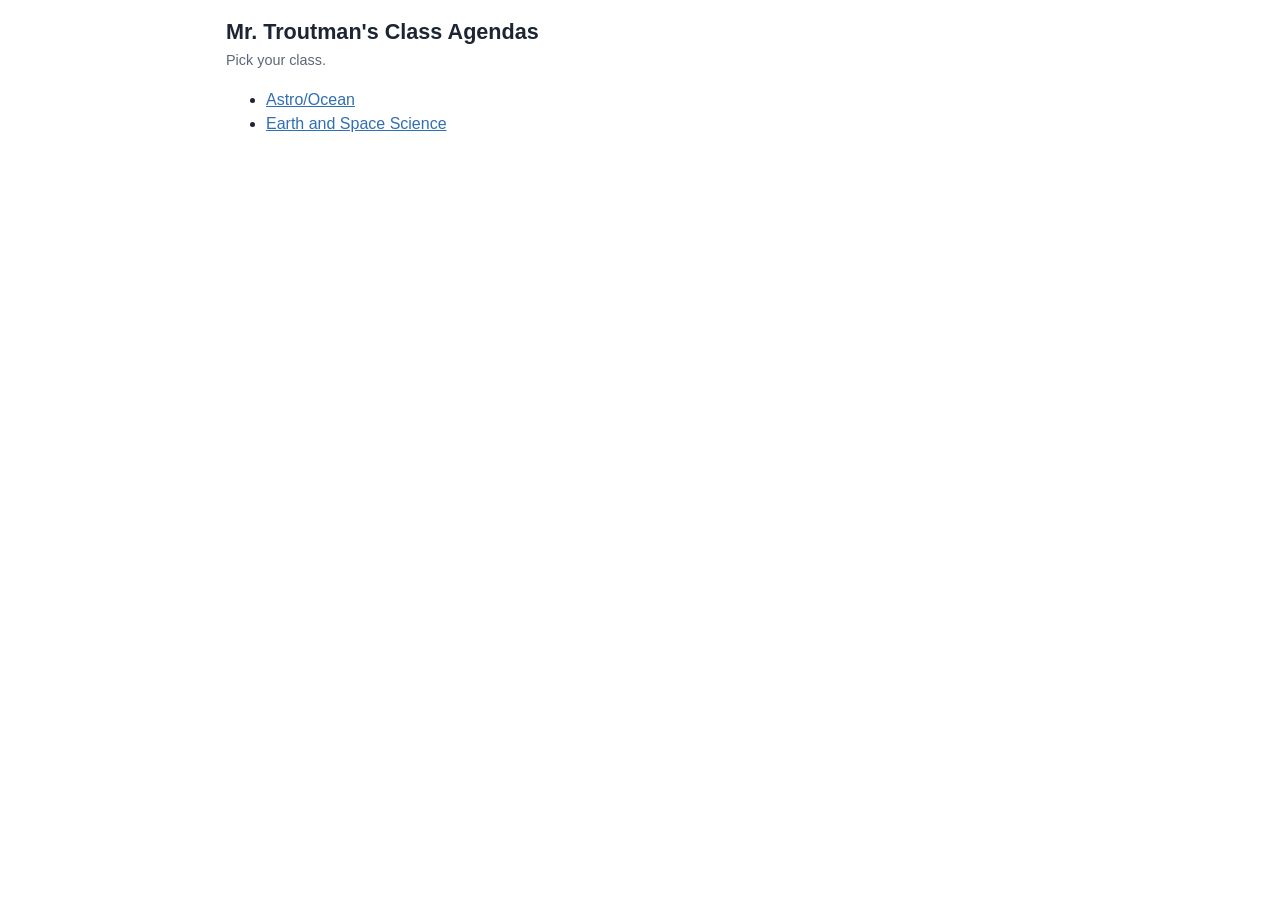
<file: index.html>
<!doctype html>
<html lang="en"><head><meta charset="utf-8"><meta name="viewport" content="width=device-width, initial-scale=1">
<title>Mr. Troutman's Class Agendas</title><link rel="stylesheet" href="assets/agenda.css"></head>
<body><h1>Mr. Troutman's Class Agendas</h1>
<p class="sub">Pick your class.</p>
<ul><li><a href="astro-ocean/">Astro/Ocean</a></li><li><a href="earth-space/">Earth and Space Science</a></li></ul>
</body></html>
</file>
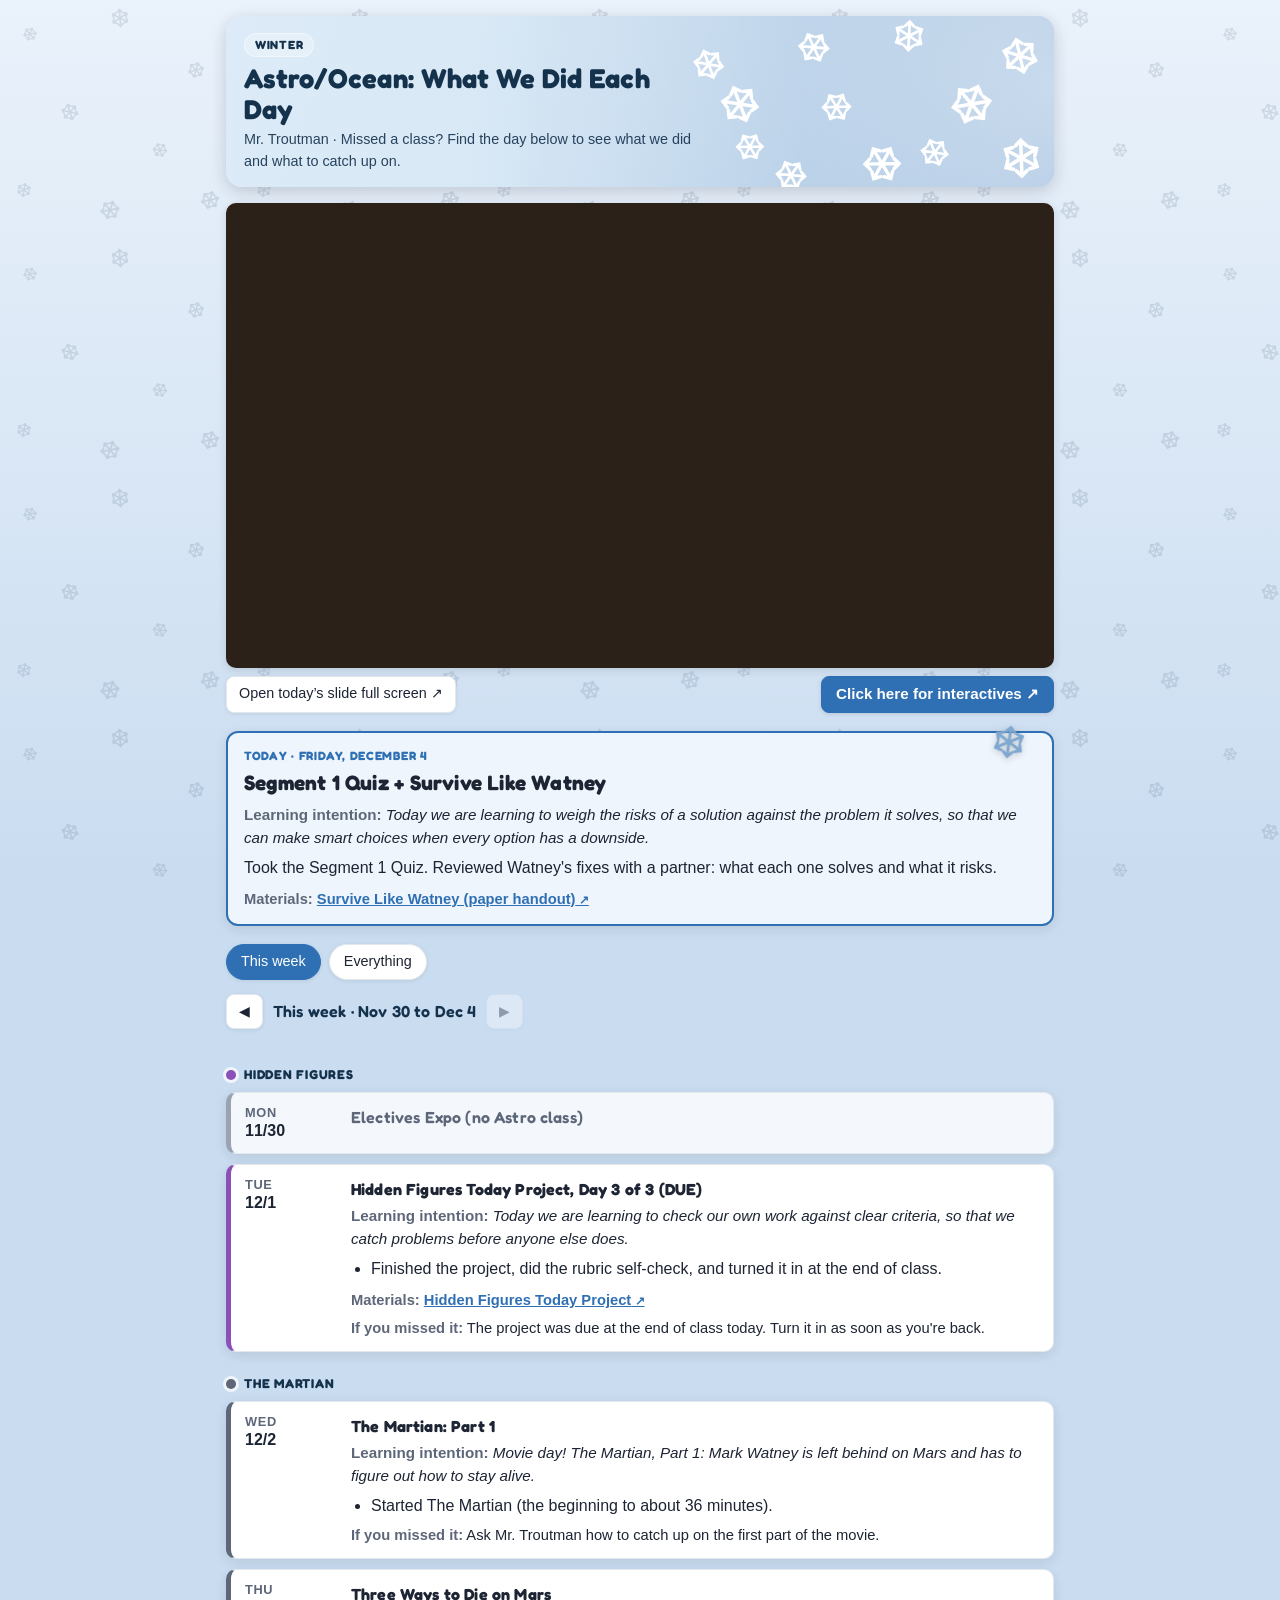
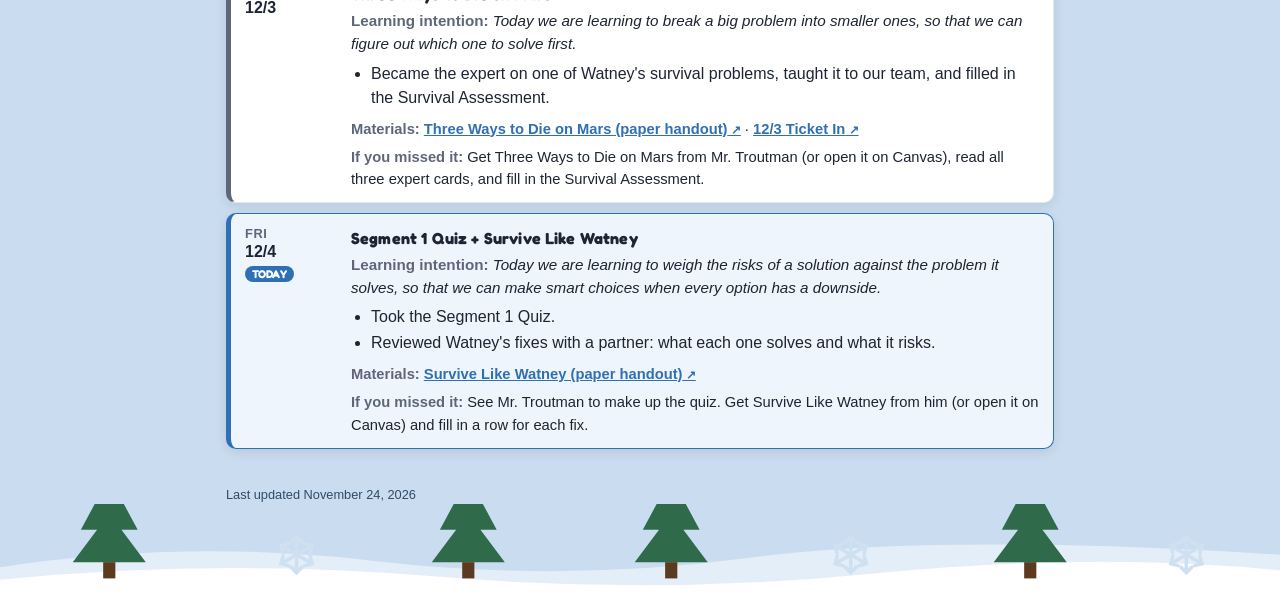
<file: astro-ocean/index.html>
<!doctype html>
<html lang="en">
<head>
<meta charset="utf-8">
<meta name="viewport" content="width=device-width, initial-scale=1">
<title>Daily Agenda</title>
<link rel="stylesheet" href="../assets/agenda.css">
<style>
  .slide-block { margin: 0 0 18px; }
  .slide-block[hidden] { display: none; }
  .slide-wrap { position: relative; width: 100%; padding-top: 56.25%; border-radius: 10px; overflow: hidden;
    box-shadow: 0 2px 8px rgba(63,69,81,.16); background: #2b2118; }
  .slide-wrap iframe { position: absolute; inset: 0; width: 100%; height: 100%; border: 0; }
  .slide-block .links { display: flex; flex-wrap: wrap; gap: 10px; margin: 8px 0 0; }
</style>
</head>
<body>
<h1 id="heading">What We Did Each Day</h1>
<p class="sub">Mr. Troutman · Missed a class? Find the day below to see what we did and what to catch up on.</p>
<p class="interactive-wrap" id="interactive"><a class="interactive-btn" href="https://troutmanscience.com" target="_blank" rel="noopener">Click here for interactives ↗</a></p>
<!-- TODAY'S SLIDE: paste Canva's embed link (Share → See all → Embed, the address ending in /view?embed)
     between the quotes below. Leave it empty and this block stays hidden. -->
<div class="slide-block" id="slide" hidden></div>
<script>
(function () {
  var SLIDE_EMBED = "https://www.canva.com/design/DAHY2SUktSU/8HiN6q_SSdul33TaocHtAw/view?embed";
  if (!SLIDE_EMBED) return;
  var box = document.getElementById("slide");
  box.innerHTML =
    '<div class="slide-wrap"><iframe loading="lazy" title="Astro/Ocean daily slide" allowfullscreen allow="fullscreen"></iframe></div>' +
    '<div class="links"><a class="navbtn" target="_blank" rel="noopener">Open today’s slide full screen ↗</a></div>';
  box.querySelector("iframe").src = SLIDE_EMBED;
  box.querySelector("a").href = SLIDE_EMBED.replace(/\?embed$/, "");
  box.hidden = false;
  // put the interactives button on the right end of the slide button row
  var ib = document.querySelector("#interactive a");
  if (ib) { box.querySelector(".links").appendChild(ib); document.getElementById("interactive").remove(); }
})();
</script>
<div class="today-card" id="today"></div>
<div class="chips" id="chips" role="group" aria-label="Show"></div>
<div class="weeknav" id="weeknav"></div>
<div id="list"></div>
<footer>Last updated <span id="updated"></span></footer>
<script>
/* ==========================================================================
   AGENDA DATA: one entry per day. This is the only part that changes.
   unit:   "Gravity" | "Hidden Figures"
   off:    true for days with no class
   did:    list of what happened in class
   mats:   materials, {name, url}. Leave url out if it's a paper handout or on Canvas.
   missed: what to do if you were absent
   ========================================================================== */
window.CLASS = {
  name: "Astro/Ocean",
  canvasCourse: "https://ktufsd.instructure.com/courses/94403",
  updated: "2026-11-24",
  units: ["Gravity", "Hidden Figures", "Apollo 13"],
  days: [
  // ---------------- APOLLO 13 ----------------
  { date: "2026-09-11", unit: "Apollo 13", title: "Orbital Motion and Escape Velocity",
    did: ["Learned the basic physics of orbital motion, orbital velocity, and escape velocity.", "Why a rocket needs a very specific speed, not just a lot of speed, to reach space and, later, to leave it entirely."] },
  { date: "2026-09-14", unit: "Apollo 13", title: "Orbital Motion Check",
    did: ["Checked our understanding of orbital motion and escape velocity.", "Applied those ideas to a new scenario."] },
  { date: "2026-09-21", unit: "Apollo 13", title: "Fuel Cells and the Explosion",
    did: ["Looked at how the command module's fuel cells work.", "Figured out why the explosion knocked out power and water at the same time, and how one failure turned into a full crisis."] },
  { date: "2026-09-22", unit: "Apollo 13", title: "Fuel Cell Check + One More Safeguard",
    did: ["Checked our understanding of fuel cell chemistry.", "Proposed our own safety improvement for the mission."],
    mats: [{ name: "One More Safeguard", canvas: "assignments/307407" }, { name: "Fuel Cell Discussion Sheet" }] },
  { date: "2026-09-24", unit: "Apollo 13", title: "The Moon Up Close",
    did: ["Learned what makes the Moon such a different world up close: no atmosphere, tidal locking, moon phases, and where it came from."],
    mats: [{ name: "Moon Notes (Wayground)", canvas: "assignments/308152" }, { name: "9/24 Ticket In", canvas: "assignments/308161" }] },
  { date: "2026-09-25", unit: "Apollo 13", title: "Apollo Quiz 3 + Engineering Under Constraints",
    did: ["Checked our understanding of the free-return trajectory, CO2 scrubbers, and the Moon itself.", "Used the same limited-resources thinking on a new problem."],
    mats: [{ name: "Apollo Quiz 3", canvas: "assignments/308587" }, { name: "9/25 Ticket In", canvas: "assignments/308589" }] },
  { date: "2026-09-29", unit: "Apollo 13", title: "Reentry: Heat Shield and Blackout",
    did: ["Learned what a heat shield does and why the communications blackout happens.", "The physics behind the most dangerous few minutes of the mission."],
    mats: [{ name: "Reentry Reading", canvas: "assignments/309210" }, { name: "9/29 Ticket In", canvas: "assignments/309205" }] },
  { date: "2026-09-30", unit: "Apollo 13", title: "Earth's Atmosphere vs. the Moon's",
    did: ["Learned what Earth's atmosphere actually is and how it compares to the Moon's, so we can see \"atmosphere\" as a real, comparable feature of a planet, not just weather."],
    mats: [{ name: "Atmosphere Layers Video", canvas: "assignments/309503" }, { name: "Atmosphere Video Paper", canvas: "assignments/309506" }, { name: "9/30 Ticket In", canvas: "assignments/309502" }] },
  // ---------------- GRAVITY ----------------
  { date: "2026-10-07", unit: "Gravity", title: "Gravity: Segment 1", li: "Today we are watching the opening of Gravity, so that we can see a realistic-looking spacewalk go wrong before we learn what makes orbital debris so dangerous.",
    did: ["Watched the opening of Gravity (0:00 to about 0:30): the Hubble spacewalk goes wrong when a debris cloud hits."],
    missed: "Nothing to make up. Ask a classmate what happened before the debris hit." },
  { date: "2026-10-08", unit: "Gravity", title: "Make-up day",
    did: ["Make-up and catch-up day."] },
  { date: "2026-10-09", unit: "Gravity", title: "Kessler Syndrome Lab", li: "Today we are running a debris simulation around Earth, so that we can explain why one destroyed satellite puts everything else in orbit in danger.",
    did: ["Ran a debris simulation around Earth to see why one destroyed satellite puts everything else in orbit in danger."],
    mats: [{ name: "Kessler Lab", canvas: "assignments/311168" }, { name: "10/9 Ticket In", canvas: "assignments/311169" }],
    missed: "Do the Kessler Lab. We finished it during the first 10 minutes on 10/13." },
  { date: "2026-10-12", unit: "Gravity", title: "No school (Columbus Day)", off: true },
  { date: "2026-10-13", unit: "Gravity", title: "How Telescopes Work", li: "Today we are learning how telescopes collect and focus light and how they have grown into giant machines, so that we can understand what Stone and Kowalski were actually out there fixing.",
    did: ["Finished the Kessler Lab.", "Telescope Notes, slides 1 to 16: how telescopes collect and focus light, and how they grew into giant machines."],
    mats: [{ name: "Telescope Notes", canvas: "assignments/311467" }, { name: "Guided Notes, pages 1 to 4" }, { name: "10/13 Ticket In", canvas: "assignments/311463" }],
    missed: "Fill in Guided Notes pages 1 to 4 from the slides." },
  { date: "2026-10-14", unit: "Gravity", title: "Telescopes: Why Go to Space?", li: "Today we are finishing our telescope notes and discussing them with a partner, so that we can explain why astronomers build telescopes on mountains, fly them on airplanes, and launch them into space.",
    did: ["Telescope Notes, slides 17 to 28: why astronomers build telescopes on mountains, fly them on airplanes, and launch them into space.", "Think-Pair-Share with a partner."],
    mats: [{ name: "Telescope Notes", canvas: "assignments/311467" }, { name: "Guided Notes, pages 5 to 8" }, { name: "10/14 Ticket In", canvas: "assignments/311785" }],
    missed: "Fill in Guided Notes pages 5 to 8 from the slides." },
  { date: "2026-10-15", unit: "Gravity", title: "Segment 1 Quiz + Debris Mitigation", li: "Today we are checking our understanding of orbital debris and telescopes and designing ways to clean up orbit, so that we can show we can use these ideas to solve a real problem happening right now.",
    did: ["Segment 1 Quiz on orbital debris and telescopes.", "Debris Mitigation Plan: designed ways to clean up orbit and argued which to fund first."],
    mats: [{ name: "Gravity Quiz 1", canvas: "assignments/311818" }, { name: "Debris Mitigation, pages 1 to 3" }],
    missed: "Take Gravity Quiz 1 and do Debris Mitigation pages 1 to 3." },
  { date: "2026-10-16", unit: "Gravity", title: "Article Review",
    did: ["Article review."],
    mats: [{ name: "10/16 Article Review", canvas: "assignments/312353" }, { name: "Important Quick Survey", canvas: "assignments/311916" }],
    missed: "Do the 10/16 Article Review and the Quick Survey on Canvas." },
  { date: "2026-10-19", unit: "Gravity", title: "Gravity: Segment 2", li: "Today we are watching Stone and Kowalski try to reach the ISS, so that we can see what the movie shows about getting from one spacecraft to another before we check whether it could really happen.",
    did: ["Watched Gravity 0:30 to 1:00: Stone and Kowalski try to reach the ISS."],
    missed: "Nothing to make up. Ask a classmate why Kowalski unclipped his tether." },
  { date: "2026-10-20", unit: "Gravity", title: "Plausible or Busted?", li: "Today we are testing the movie's biggest science claims against real facts about orbits and motion, so that we can explain why getting from one spacecraft to another is much harder than flying in a straight line.",
    did: ["Went around 7 stations testing the movie's biggest science claims against real facts about orbits and motion, then voted on a verdict for each one."],
    mats: [{ name: "Plausible or Busted?", canvas: "assignments/312955" }, { name: "Station Cards" }, { name: "10/20 Ticket In", canvas: "assignments/312829" }],
    missed: "Read the Station Cards and fill in the recording sheet. The 10/21 quiz comes from these cards." },
  { date: "2026-10-21", unit: "Gravity", title: "Segment 2 Quiz + Newton's Rescue", li: "Today we are taking a quiz on orbits and Newton's laws and planning a spacewalk rescue, so that we can use Newton's third law to get an astronaut home.",
    did: ["Segment 2 Quiz on orbits and Newton's laws.", "Newton's Rescue: planned how to get a stranded astronaut home using Newton's third law."],
    mats: [{ name: "Gravity Segment 2 Quiz", canvas: "assignments/312864" }, { name: "Newton's Rescue", canvas: "assignments/313331" }, { name: "10/21 Ticket In", canvas: "assignments/313035" }],
    missed: "Take the Segment 2 Quiz and do Newton's Rescue pages 1 to 3." },
  { date: "2026-10-22", unit: "Gravity", title: "Gravity: Segment 3", li: "Today we are watching Stone's final escape, so that we can see improvised propulsion in action.",
    did: ["Watched Gravity from about 0:58 to the end: Stone's escape using improvised thrusters."],
    missed: "Nothing to make up. Ask a classmate which two things Stone used to push herself toward Tiangong." },
  { date: "2026-10-23", unit: "Gravity", title: "Design Your Own Space Telescope", li: "Today we are coming up with our own space telescope, so that we're ready to start building our pitch Monday.",
    did: ["Brainstormed our own space telescope.", "Launch of the telescope project (it starts Monday)."],
    mats: [{ name: "Telescope Brainstorming, pages 1 to 3" }, { name: "10/23 Ticket In", canvas: "assignments/313602" }],
    missed: "Do the brainstorm sheet and bring it Monday. No sheet? You can start from one of the ideas in the project's \"Need an idea?\" box." },
  { date: "2026-10-26", unit: "Gravity", title: "Telescope Project, Day 1 of 3", li: "Today we are choosing our telescope's job, camera, and mirror, so that we can explain why it has to be in space.",
    did: ["Picked our telescope's job, camera, and mirror, and our project format.", "Budget Sheet Steps 1 and 2."],
    mats: [{ name: "Launch Your Own Telescope (project packet)", canvas: "assignments/313643" }],
    missed: "By the end of today you should have your telescope and format picked, Steps 1 and 2 on your Budget Sheet, and Pitch Core parts 1 to 3 started." },
  { date: "2026-10-27", unit: "Gravity", title: "Telescope Project, Day 2 of 3", li: "Today we are picking our telescope's orbit and planning for debris and repairs, so that our pitch shows it can survive up there.",
    did: ["Picked our orbit and planned for debris and repairs (Budget Sheet Steps 3 to 6).", "Ran the Science Check."],
    mats: [{ name: "Launch Your Own Telescope (project packet)", canvas: "assignments/313643" }],
    missed: "Pick Steps 3 to 6, add up your Budget Sheet (2,000 or less), draft Pitch Core parts 4 to 6, and do the Science Check." },
  { date: "2026-10-28", unit: "Gravity", title: "Telescope Project, Day 3 of 3 (DUE)", li: "Today we are finishing our telescope pitch, so that we turn in a clear, accurate pitch a space agency would fund.",
    did: ["Finished the telescope pitch and checked it against the rubric.", "Turned it in at the end of class, plus the Budget Sheet (page 6) on paper."],
    mats: [{ name: "Launch Your Own Telescope (project packet)", canvas: "assignments/313643" }],
    missed: "The project was due at the end of class today. Turn it in on Canvas and hand in your paper Budget Sheet as soon as you're back." },
  { date: "2026-10-29", unit: "Gravity", title: "Roll an Alien", li: "Today we are rolling dice to build and draw our own alien, so that we can wrap up Gravity with something fun before Hidden Figures starts.",
    did: ["Rolled dice to build our own alien, drew it, filled out its ID card, and voted on awards."],
    mats: [{ name: "10/29 Ticket In", canvas: "assignments/313644" }],
    missed: "A fun day with nothing to make up. Grab a paper copy if you want to try it." },

  { date: "2026-10-30", unit: "Gravity", title: "Halloween Activity",
    did: ["Halloween activity in class."],
    missed: "A fun day with nothing to make up." },

  // ---------------- HIDDEN FIGURES ----------------
  { date: "2026-11-02", unit: "Hidden Figures", title: "Hidden Figures: Part 1", li: "Movie day! We're starting Hidden Figures: the women of NASA's West Computing group in 1961.",
    did: ["Started Hidden Figures (0:00 to about 0:30): the women of the West Computing group at NASA in 1961."],
    missed: "Nothing to make up. Ask a classmate what Katherine's job was." },
  { date: "2026-11-03", unit: "Hidden Figures", title: "No school for students (Election Day)", off: true },
  { date: "2026-11-04", unit: "Hidden Figures", title: "Make-up Day", li: "Today is a make-up day, so that we can get caught up on any missing work.",
    did: ["Make-up day: worked on missing or unfinished work."],
    mats: [{ name: "11/4 Ticket In", canvas: "assignments/314382" }],
    missed: "Nothing new today. Check Canvas for anything you're missing and turn it in." },
  { date: "2026-11-05", unit: "Hidden Figures", title: "Fly Your Own Freedom 7", li: "Today we are launching our own Freedom 7, so that we can see how launch speed and angle change where a rocket lands.",
    did: ["Launched our own Freedom 7 to see how launch speed and angle change where a rocket lands."],
    mats: [{ name: "Fly Your Own Freedom 7", canvas: "assignments/314385" }, { name: "11/5 Ticket In", canvas: "assignments/314384" }],
    missed: "Do Fly Your Own Freedom 7." },
  { date: "2026-11-06", unit: "Hidden Figures", title: "Hidden Figures: Part 2", li: "Movie day! Hidden Figures, Part 2: Dorothy gets her team ready for NASA's new IBM machine.",
    did: ["Watched Hidden Figures 0:30 to 1:00."],
    missed: "Nothing to make up. Ask a classmate how Dorothy got her team ready for the IBM machine." },
  { date: "2026-11-09", unit: "Hidden Figures", title: "Not Magic, Just Technology", li: "Today we are watching how computers went from people with pencils to machines with punch cards, so that we can explain what a program is.",
    did: ["Watched short videos on how computers went from people with pencils to machines with punch cards, so we can explain what a program is."],
    mats: [{ name: "Not Magic, Just Technology (video guide)", canvas: "assignments/315560" }, { name: "Not Magic Video 1 (Wayground)", canvas: "assignments/315973" }, { name: "Not Magic Video 2 (Wayground)", canvas: "assignments/315974" }, { name: "11/9 Ticket In", canvas: "assignments/315559" }],
    missed: "Watch both clips on Wayground and fill in the video guide. Turn it in on paper." },
  { date: "2026-11-10", unit: "Hidden Figures", title: "Segment 2 Quiz + Write the Algorithm", li: "Today we are taking a quiz and writing our own step-by-step programs on paper, so that we can see why a computer needs every step spelled out.",
    did: ["Segment 2 Quiz.", "Wrote our own step-by-step programs on paper to see why a computer needs every step spelled out."],
    mats: [{ name: "Segment 2 Quiz (Canvas)", canvas: "assignments/315979" }, { name: "Write the Algorithm", canvas: "assignments/315562" }, { name: "11/10 Ticket In", canvas: "assignments/315561" }],
    missed: "Take the Segment 2 Quiz, then do Write the Algorithm and turn it in on paper." },
  { date: "2026-11-11", unit: "Hidden Figures", title: "No school (Veterans Day)", off: true },
  { date: "2026-11-12", unit: "Hidden Figures", title: "Hidden Figures: Part 3", li: "Movie day! Hidden Figures, Part 3: Katherine works out the math for John Glenn's flight.",
    did: ["Watched Hidden Figures 1:00 to 1:36."],
    missed: "Nothing to make up. Ask a classmate what Katherine was trying to figure out for John Glenn's flight." },
  { date: "2026-11-13", unit: "Hidden Figures", title: "Where Will It Land?", li: "Today we are flying John Glenn's capsule around a turning Earth, so that we can explain why predicting where it lands is so hard.",
    did: ["Flew John Glenn's capsule around a turning Earth to see why predicting where it lands is so hard."],
    mats: [{ name: "Where Will It Land? (lab sheet)", canvas: "assignments/315564" }, { name: "Where Will It Land? (class interactives site)", url: "https://troutmanscience.com" }, { name: "11/13 Ticket In", canvas: "assignments/315563" }],
    missed: "Open Where Will It Land? on the class interactives site, do all three rounds, and fill in the lab sheet. Turn it in on paper." },
  { date: "2026-11-16", unit: "Hidden Figures", title: "Segment 3 Quiz + Park the Recovery Ships", li: "Today we are taking a quiz and parking the Navy's recovery ships, so that we can decide where to send help when we can't be sure where Glenn lands.",
    did: ["Segment 3 Quiz.", "Decided where to park the Navy's recovery ships when we can't be sure where Glenn will land."],
    mats: [{ name: "Hidden Figures Segment 3 Quiz (Canvas)", canvas: "assignments/316805" }, { name: "Park the Recovery Ships", canvas: "assignments/316757" }],
    missed: "Take the Segment 3 Quiz and do Park the Recovery Ships." },
  { date: "2026-11-17", unit: "Hidden Figures", title: "Hidden Figures: Part 4", li: "Today we are watching the end of Glenn's flight, so that we can see what happens when people have to decide whether to trust the computer.",
    did: ["Watched Hidden Figures 1:36 to the end: the end of Glenn's flight."],
    mats: [{ name: "11/17 Ticket In", canvas: "assignments/316758" }],
    missed: "Nothing to make up. Ask a classmate what John Glenn asked for before he would fly." },
  { date: "2026-11-18", unit: "Hidden Figures", title: "Check the Numbers", li: "Today we are finding out why people still had to check the computer's math, so that we can catch a wrong answer before it causes a problem.",
    did: ["Notes on why people still had to check the computer's math, so we can catch a wrong answer before it causes a problem."],
    mats: [{ name: "Check the Numbers Guided Notes", canvas: "assignments/316760" }, { name: "11/18 Ticket In", canvas: "assignments/316759" }],
    missed: "Get the Guided Notes from Canvas or Mr. Troutman and fill them in. Ask Mr. Troutman for the Check the Numbers slides." },
  { date: "2026-11-19", unit: "Hidden Figures", title: "Mr. Troutman Is Out: Article Review",
    did: ["Mr. Troutman is out today. Complete the Article Review on Canvas."],
    mats: [{ name: "11/19 Article Review", canvas: "assignments/317910" }],
    missed: "Complete the Article Review on Canvas." },
  { date: "2026-11-20", unit: "Hidden Figures", title: "Hidden Figures Today Project, Day 1 of 3", li: "Today we are learning to find information in more than one source, so that we can trust what we read before we use it.",
    did: ["Started the Hidden Figures Today project: picked a woman scientist and a format, and found two sources."],
    mats: [{ name: "Hidden Figures Today Project", canvas: "assignments/316763" }, { name: "11/20 Ticket In", canvas: "assignments/316762" }],
    missed: "Pick your woman and format, find two sources, and start your Research Notes for parts 1 and 2. Get the packet from Canvas or Mr. Troutman, and write her name and both sources at the top." },
  { date: "2026-11-23", unit: "Hidden Figures", title: "Hidden Figures Today Project, Day 2 of 3", li: "Today we are learning to back up a claim with specific evidence, so that people believe what we tell them.",
    did: ["Backed up our claims with specific evidence: finished Research Notes, started building, and ran the Fact Check."],
    mats: [{ name: "Hidden Figures Today Project", canvas: "assignments/316763" }, { name: "11/23 Ticket In", canvas: "assignments/318285" }],
    missed: "Finish Research Notes for all five parts, start building, and run the Fact Check." },
  { date: "2026-11-24", unit: "Hidden Figures", title: "Thanksgiving on the ISS", li: "Today we are learning to plan around limits, so that we can find a way to make things work when the usual way won't.",
    did: ["Planned a Thanksgiving dinner for astronauts on the ISS, learning to plan around limits."],
    mats: [{ name: "Thanksgiving on the ISS", url: "https://troutmanscience.com/astro/thanksgiving-on-the-iss/" }, { name: "Thanksgiving on the ISS worksheet", canvas: "assignments/318286" }, { name: "11/24 Ticket In", canvas: "assignments/318291" }],
    missed: "Open Thanksgiving on the ISS and do the worksheet with it." },
  { date: "2026-11-25", unit: "Hidden Figures", title: "Thanksgiving Recess (11/25 to 11/27)", off: true },
  { date: "2026-11-30", unit: "Hidden Figures", title: "Electives Expo (no Astro class)", off: true },
  { date: "2026-12-01", unit: "Hidden Figures", title: "Hidden Figures Today Project, Day 3 of 3 (DUE)", li: "Today we are learning to check our own work against clear criteria, so that we catch problems before anyone else does.",
    did: ["Finished the project, did the rubric self-check, and turned it in at the end of class."],
    mats: [{ name: "Hidden Figures Today Project", canvas: "assignments/316763" }],
    missed: "The project was due at the end of class today. Turn it in as soon as you're back." },
  { date: "2026-12-02", unit: "The Martian", title: "The Martian: Part 1", li: "Movie day! The Martian, Part 1: Mark Watney is left behind on Mars and has to figure out how to stay alive.",
    did: ["Started The Martian (the beginning to about 36 minutes)."],
    mats: [],
    missed: "Ask Mr. Troutman how to catch up on the first part of the movie." },
  { date: "2026-12-03", unit: "The Martian", title: "Three Ways to Die on Mars", li: "Today we are learning to break a big problem into smaller ones, so that we can figure out which one to solve first.",
    did: ["Became the expert on one of Watney's survival problems, taught it to our team, and filled in the Survival Assessment."],
    mats: [{ name: "Three Ways to Die on Mars (paper handout)", canvas: "assignments/318711" }, { name: "12/3 Ticket In", canvas: "assignments/318710" }],
    missed: "Get Three Ways to Die on Mars from Mr. Troutman (or open it on Canvas), read all three expert cards, and fill in the Survival Assessment." },
  { date: "2026-12-04", unit: "The Martian", title: "Segment 1 Quiz + Survive Like Watney", li: "Today we are learning to weigh the risks of a solution against the problem it solves, so that we can make smart choices when every option has a downside.",
    did: ["Took the Segment 1 Quiz.", "Reviewed Watney's fixes with a partner: what each one solves and what it risks."],
    mats: [{ name: "Survive Like Watney (paper handout)", canvas: "assignments/318712" }],
    missed: "See Mr. Troutman to make up the quiz. Get Survive Like Watney from him (or open it on Canvas) and fill in a row for each fix." },
  ]
};
/* ======================= END OF AGENDA DATA ============================= */
</script>
<script src="../assets/agenda.js"></script>
</body>
</html>
</file>
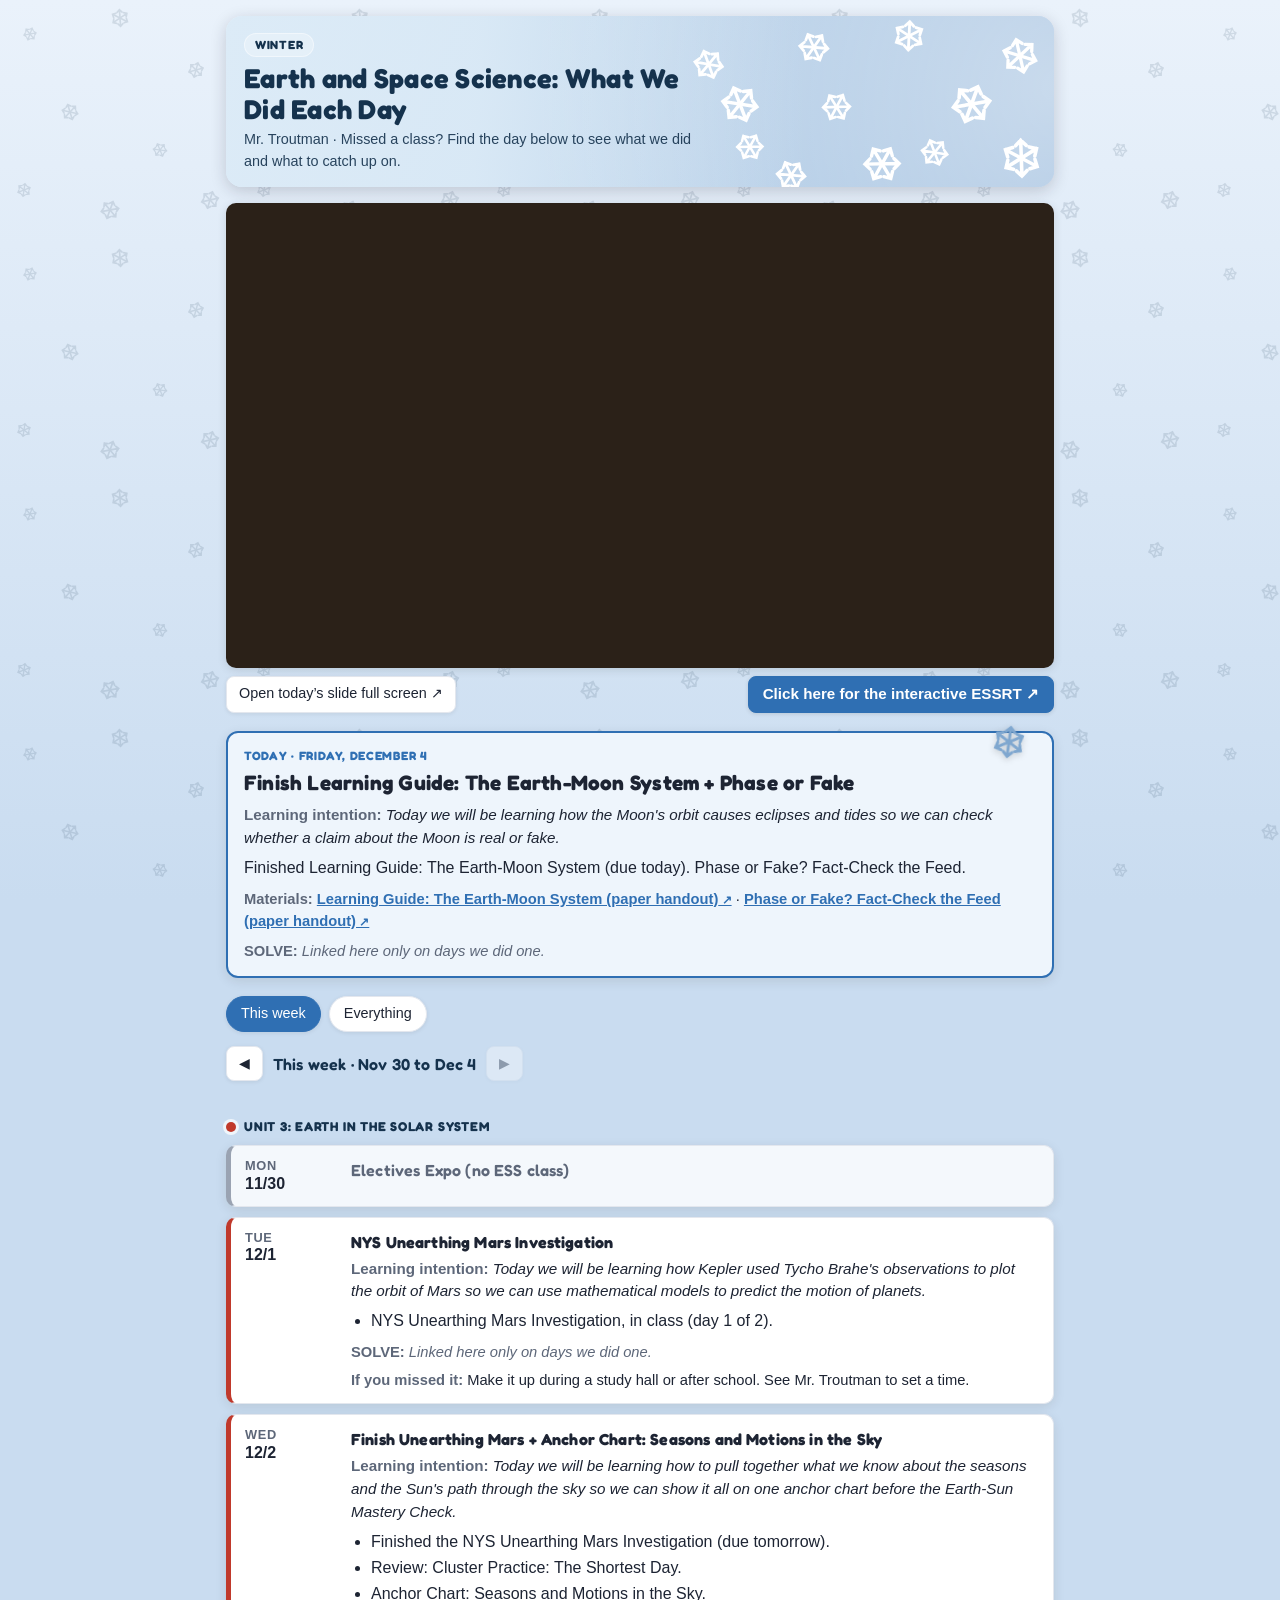
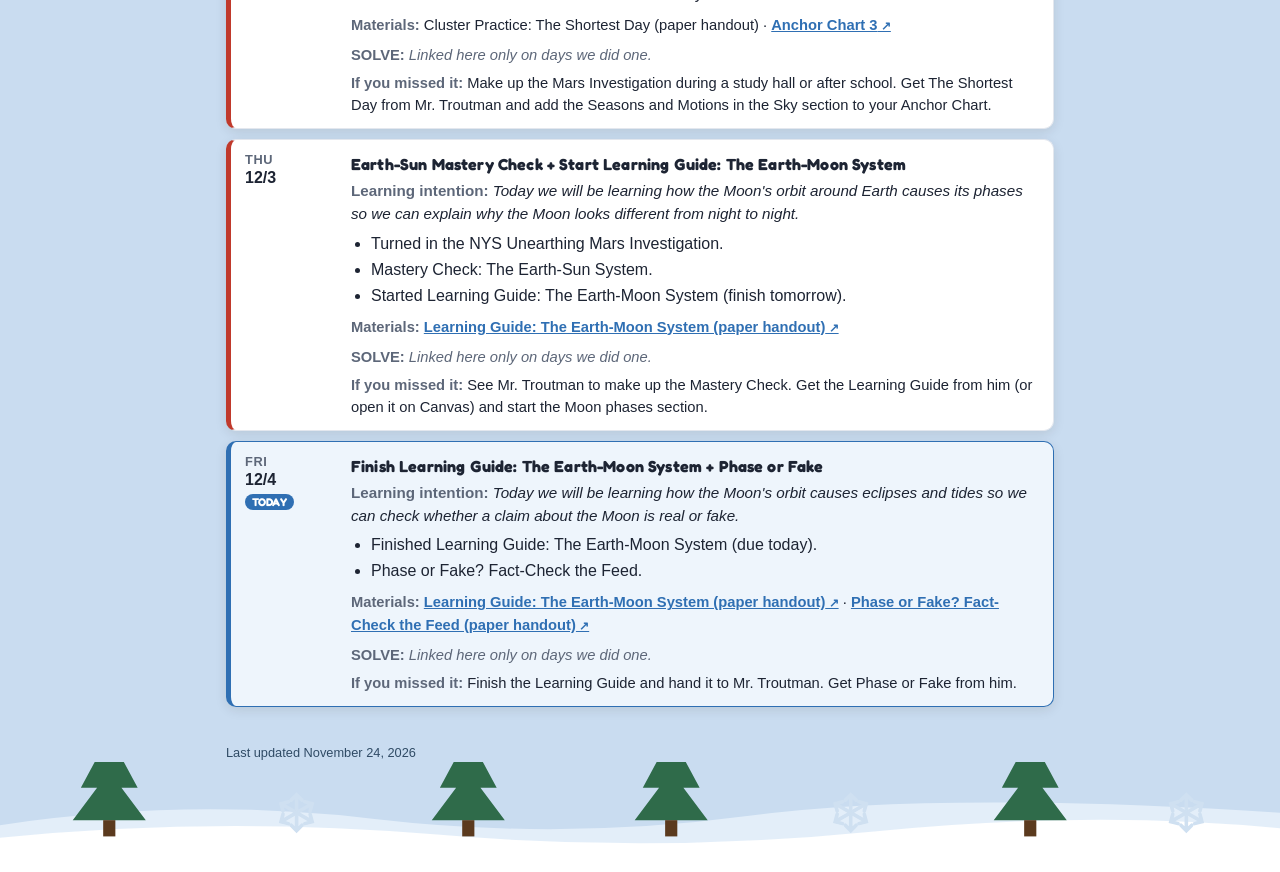
<file: earth-space/index.html>
<!doctype html>
<html lang="en">
<head>
<meta charset="utf-8">
<meta name="viewport" content="width=device-width, initial-scale=1">
<title>Daily Agenda</title>
<link rel="stylesheet" href="../assets/agenda.css">
<style>
  .slide-block { margin: 0 0 18px; }
  .slide-block[hidden] { display: none; }
  .slide-wrap { position: relative; width: 100%; padding-top: 56.25%; border-radius: 10px; overflow: hidden;
    box-shadow: 0 2px 8px rgba(63,69,81,.16); background: #2b2118; }
  .slide-wrap iframe { position: absolute; inset: 0; width: 100%; height: 100%; border: 0; }
  .slide-block .links { display: flex; flex-wrap: wrap; gap: 10px; margin: 8px 0 0; }
</style>
</head>
<body>
<h1 id="heading">What We Did Each Day</h1>
<p class="sub">Mr. Troutman · Missed a class? Find the day below to see what we did and what to catch up on.</p>
<p class="interactive-wrap" id="interactive"><a class="interactive-btn" href="https://troutmanscience.com" target="_blank" rel="noopener">Click here for the interactive ESSRT ↗</a></p>
<!-- TODAY'S SLIDE: paste Canva's embed link (Share → See all → Embed, the address ending in /view?embed)
     between the quotes below. Leave it empty and this block stays hidden. -->
<div class="slide-block" id="slide" hidden></div>
<script>
(function () {
  var SLIDE_EMBED = "https://www.canva.com/design/DAHY2sLJ92U/XI_7qafzoGVINjwOLAfQYA/view?embed";
  if (!SLIDE_EMBED) return;
  var box = document.getElementById("slide");
  box.innerHTML =
    '<div class="slide-wrap"><iframe loading="lazy" title="Earth and Space Science daily slide" allowfullscreen allow="fullscreen"></iframe></div>' +
    '<div class="links"><a class="navbtn" target="_blank" rel="noopener">Open today’s slide full screen ↗</a></div>';
  box.querySelector("iframe").src = SLIDE_EMBED;
  box.querySelector("a").href = SLIDE_EMBED.replace(/\?embed$/, "");
  box.hidden = false;
  // put the interactives button on the right end of the slide button row
  var ib = document.querySelector("#interactive a");
  if (ib) { box.querySelector(".links").appendChild(ib); document.getElementById("interactive").remove(); }
})();
</script>
<div class="today-card" id="today"></div>
<div class="chips" id="chips" role="group" aria-label="Show"></div>
<div class="weeknav" id="weeknav"></div>
<div id="list"></div>
<footer>Last updated <span id="updated"></span></footer>
<script>
/* ==========================================================================
   AGENDA DATA: one entry per day. Same format as the Astro/Ocean page.
   ========================================================================== */
window.CLASS = {
  name: "Earth and Space Science",
  canvasCourse: "https://ktufsd.instructure.com/courses/94193",
  updated: "2026-11-24",
  solveNote: "Linked here only on days we did one.",
  units: ["Getting Started", "Unit 1: Intro to Earth and Space", "Unit 2: Matter and Energy", "Unit 3: Earth in the Solar System"],
  days: [
  // ---------------- GETTING STARTED ----------------
  { date: "2026-09-03", unit: "Getting Started", title: "Notice, Wonder, Assume",
    did: ["Notice, Wonder, Assume activity and a quick introduction to the course.", "Group Circle Challenge (a contest).", "Filled out the Student Inventory Sheet and an exit ticket on a sticky note."],
    mats: [{ name: "Student Inventory Sheet" }] },
  { date: "2026-09-04", unit: "Getting Started", title: "No school (Superintendent's Conference Day)", off: true },
  { date: "2026-09-07", unit: "Getting Started", title: "No school (Labor Day)", off: true },
  { date: "2026-09-08", unit: "Getting Started", title: "Classify It",
    did: ["Classify It activity: sorted on our own, compared in groups, then talked about why scientists classify.", "Started the Time Capsule worksheet."],
    mats: [{ name: "Time Capsule worksheet" }] },
  { date: "2026-09-09", unit: "Getting Started", title: "Expectations + Syllabus Hunt",
    did: ["Circle Challenge winners got their prizes.", "Went over class expectations.", "Syllabus Hunt in groups."],
    mats: [{ name: "Syllabus" }, { name: "Lab contract (Student Safety Contract)", canvas: "assignments/310815" }],
    missed: "Get a syllabus and lab contract, do the Syllabus Hunt, and bring both back signed." },
  { date: "2026-09-10", unit: "Getting Started", title: "The Unofficial Guide to Bad Decisions",
    did: ["Looked at our Canvas page and class procedures.", "The Unofficial Guide to Bad Decisions in ES&S: each group worked through scenarios on whiteboards and shared out."] },
  { date: "2026-09-11", unit: "Getting Started", title: "Why Study Earth and Space Science?",
    did: ["Why it matters to study Earth and Space Science: worksheet, scenario cards, and an exit ticket."] },
  { date: "2026-09-14", unit: "Getting Started", title: "Science Explorer Rock Painting",
    did: ["Started our Science Explorer rocks: painted the background and designed our rock on paper."] },
  // ---------------- UNIT 1 ----------------
  { date: "2026-09-15", unit: "Unit 1: Intro to Earth and Space", title: "The Language of Science",
    did: ["Notes on the language of science: the words scientists use to describe what they see."] },
  { date: "2026-09-16", unit: "Unit 1: Intro to Earth and Space", title: "Science Language Decoder, Day 1",
    did: ["Started the Science Language Decoder activity (2 days)."] },
  { date: "2026-09-17", unit: "Unit 1: Intro to Earth and Space", title: "Science Language Decoder, Day 2",
    did: ["Finished the Science Language Decoder.", "Which Student Followed the Directions? activity."] },
  { date: "2026-09-18", unit: "Unit 1: Intro to Earth and Space", title: "16 Personalities",
    did: ["16 Personalities activity (graded)."] },
  { date: "2026-09-21", unit: "Unit 1: Intro to Earth and Space", title: "Rock Painting + Study Guide",
    did: ["Painted our Science Explorer rocks.", "I Have, Who Has game if there was time.", "Got the ESS Language Decoder Study Guide for the quiz."],
    mats: [{ name: "ESS Language Decoder Study Guide" }] },
  { date: "2026-09-22", unit: "Unit 1: Intro to Earth and Space", title: "ESS Skills Bootcamp, Day 1",
    did: ["I Have, Who Has game.", "Started the ESS Skills Bootcamp stations."],
    mats: [{ name: "ESS Skills Bootcamp", canvas: "assignments/307052" }] },
  { date: "2026-09-23", unit: "Unit 1: Intro to Earth and Space", title: "ESS Skills Bootcamp, Day 2",
    did: ["Finished the ESS Skills Bootcamp stations."],
    mats: [{ name: "ESS Skills Bootcamp", canvas: "assignments/307052" }, { name: "9/23 SOLVE", canvas: "assignments/307960" }] },
  { date: "2026-09-24", unit: "Unit 1: Intro to Earth and Space", title: "Hexagon Activity + Decoder Quiz",
    did: ["Hexagon Activity: sorted cards, did a gallery walk, and talked about how the parts of Earth are separate and connected (our intro to Earth's spheres).", "Took the Science Decoder Quiz."],
    mats: [{ name: "ESS Language Decoder Quiz", canvas: "assignments/308052" }, { name: "Exit Ticket: Earth's Systems", canvas: "assignments/309621" }, { name: "9/24 SOLVE", canvas: "assignments/308395" }],
    missed: "Take the Language Decoder Quiz when you're back." },
  { date: "2026-09-25", unit: "Unit 1: Intro to Earth and Space", title: "Assumptions vs. Evidence",
    did: ["Cheese Candle Demo: wrote our assumptions vs. our evidence on whiteboards.", "Be Careful of Your Assumptions activity."],
    mats: [{ name: "9/25 SOLVE", canvas: "assignments/308455" }] },
  { date: "2026-09-28", unit: "Unit 1: Intro to Earth and Space", title: "Unit 1 Anchor Chart",
    did: ["Built the Unit 1 anchor chart."],
    mats: [{ name: "Unit 1: Introduction to ESS Anchor Charts", canvas: "assignments/309604" }] },
  { date: "2026-09-29", unit: "Unit 1: Intro to Earth and Space", title: "Lake Nyos Lab, Day 1",
    did: ["Started the Lake Nyos in-class lab."],
    mats: [{ name: "In Class Lab: Lake Nyos", canvas: "assignments/310849" }, { name: "9/29 SOLVE", canvas: "assignments/309371" }] },
  { date: "2026-09-30", unit: "Unit 1: Intro to Earth and Space", title: "Lake Nyos Lab, Day 2",
    did: ["Kept working on the Lake Nyos lab and looked at the evidence."],
    mats: [{ name: "In Class Lab: Lake Nyos", canvas: "assignments/310849" }, { name: "9/30 SOLVE", canvas: "assignments/309572" }] },
  { date: "2026-10-01", unit: "Unit 1: Intro to Earth and Space", title: "Lake Nyos Lab, Day 3",
    did: ["Lake Nyos lab, including the vinegar and baking soda part."],
    mats: [{ name: "In Class Lab: Lake Nyos", canvas: "assignments/310849" }] },
  { date: "2026-10-02", unit: "Unit 1: Intro to Earth and Space", title: "Lake Nyos Lab, Day 4 + Quiz Review",
    did: ["Finished the Lake Nyos lab.", "Got the review sheet for Quiz 2."],
    mats: [{ name: "In Class Lab: Lake Nyos", canvas: "assignments/310849" }, { name: "Quiz 2 Review Sheet" }] },
  // ---------------- UNIT 2 ----------------
  { date: "2026-10-05", unit: "Unit 2: Matter and Energy", title: "Quiz 2 + What Makes a Place Worth Protecting?",
    did: ["Took Quiz 2 (about 10 minutes).", "Started Unit 2 with the What Makes a Place Worth Protecting? activity."],
    mats: [{ name: "Quiz 2: Lake Kivu", canvas: "assignments/310816" }],
    missed: "Take Quiz 2 when you're back." },
  { date: "2026-10-06", unit: "Unit 2: Matter and Energy", title: "Energy in Earth's Systems",
    did: ["Finished What Makes a Place Worth Protecting?", "Got our ESSRTs (reference tables).", "Started the learning guide on energy in Earth's systems and heat transfer, with a Yellowstone video."],
    mats: [{ name: "Energy in Earth's Systems Learning Guide", canvas: "assignments/310793" }, { name: "10/6 SOLVE", canvas: "assignments/310548" }] },
  { date: "2026-10-07", unit: "Unit 2: Matter and Energy", title: "Density and Phase Changes",
    did: ["Learning guide on density, phase changes, and how materials behave, with a Hawaii video."],
    mats: [{ name: "Density Phase Changes Learning Guide", canvas: "assignments/310848" }] },
  { date: "2026-10-08", unit: "Unit 2: Matter and Energy", title: "Anchor Chart 2: Energy and Density",
    did: ["Anchor Chart 2, pages 2 to 5: the energy and density charts and their questions.", "Mastery check on energy and density."],
    mats: [{ name: "Anchor Chart 2 (pages 2 to 5)", canvas: "assignments/313715" }, { name: "10/8 SOLVE", canvas: "assignments/310959" }],
    missed: "Do pages 2 to 5 of Anchor Chart 2. It's one packet for all of Unit 2, turned in on paper when the last section is done." },
  { date: "2026-10-09", unit: "Unit 2: Matter and Energy", title: "Minerals in Our Lives",
    did: ["Entry ticket: Minerals in Our Lives, with posters.", "Minerals intro video.", "Started the Minerals learning guide."],
    mats: [{ name: "Entry Ticket: Minerals in Our Lives", canvas: "assignments/311497" }, { name: "Minerals Learning Guide", canvas: "assignments/311520" }] },
  { date: "2026-10-12", unit: "Unit 2: Matter and Energy", title: "No school (Columbus Day)", off: true },
  { date: "2026-10-13", unit: "Unit 2: Matter and Energy", title: "Discover ESSRT: Minerals",
    did: ["Started Discover ESSRT: Minerals, using the reference tables to learn about minerals."],
    mats: [{ name: "10/13 SOLVE", canvas: "assignments/311529" }] },
  { date: "2026-10-14", unit: "Unit 2: Matter and Energy", title: "Anchor Chart 2: Minerals",
    did: ["Anchor Chart 2, pages 6 and 7: the minerals chart and its questions.", "Finished Discover ESSRT: Minerals."],
    mats: [{ name: "Anchor Chart 2 (pages 6 and 7)", canvas: "assignments/313715" }, { name: "10/14 SOLVE", canvas: "assignments/311854" }] },
  { date: "2026-10-15", unit: "Unit 2: Matter and Energy", title: "Mineral ID Lab",
    did: ["In-class lab: identified mineral samples by testing their properties."],
    mats: [{ name: "In Class Lab 2", canvas: "assignments/312935" }],
    missed: "Ask for the absent version of the Mineral ID lab." },
  { date: "2026-10-16", unit: "Unit 2: Matter and Energy", title: "Minerals Mastery Check + Igneous Rocks",
    did: ["Minerals mastery check.", "Started igneous rocks: intro and a video on how granite forms.", "Started the Igneous Rocks learning guide."],
    mats: [{ name: "Minerals Mastery Check", canvas: "assignments/312877" }, { name: "Igneous Rocks Learning Guide", canvas: "assignments/312937" }] },
  { date: "2026-10-19", unit: "Unit 2: Matter and Energy", title: "Igneous Rocks + Bowen's Reaction Series",
    did: ["Looked at igneous rock samples.", "Video with an entry ticket on Bowen's Reaction Series.", "Started Discover ESSRT: Igneous Rocks and Bowen's."],
    mats: [{ name: "Entry Ticket: Bowen's Reaction Series", canvas: "assignments/312863" }, { name: "Discover ESSRT 2", canvas: "assignments/314087" }, { name: "10/19 SOLVE", canvas: "assignments/312655" }] },
  { date: "2026-10-20", unit: "Unit 2: Matter and Energy", title: "Metamorphic Rocks",
    did: ["Finished Discover ESSRT 2.", "Looked at metamorphic rock samples.", "Saw how shale turns into gneiss, and the difference between foliated and nonfoliated rocks.", "Metamorphic Rocks learning guide."],
    mats: [{ name: "Discover ESSRT 2", canvas: "assignments/314087" }, { name: "Metamorphic Learning Guide", canvas: "assignments/312940" }] },
  { date: "2026-10-21", unit: "Unit 2: Matter and Energy", title: "Sedimentary Rocks",
    did: ["Rice Krispie demo of how sedimentary rock forms, with an entry and exit ticket.", "Looked at sedimentary rock samples.", "Sedimentary Rocks learning guide."],
    mats: [{ name: "Sedimentary Rocks Guide", canvas: "assignments/313319" }, { name: "10/21 SOLVE", canvas: "assignments/312656" }] },
  { date: "2026-10-22", unit: "Unit 2: Matter and Energy", title: "Anchor Chart 2: Igneous, Sedimentary, Metamorphic",
    did: ["Anchor Chart 2, pages 8 to 13: the igneous, sedimentary, and metamorphic rock charts and their questions."],
    mats: [{ name: "Anchor Chart 2 (pages 8 to 13)", canvas: "assignments/313715" }, { name: "10/22 SOLVE", canvas: "assignments/312657" }] },
  { date: "2026-10-23", unit: "Unit 2: Matter and Energy", title: "Discover ESSRT: Rock Cycle Infographic", li: "Today we will be learning how igneous, sedimentary, and metamorphic rocks form so we can identify their characteristics and understand how rocks change through the rock cycle.",
    did: ["Discover ESSRT: Rock Cycle Infographic."],
    mats: [{ name: "Discover ESSRT 3", canvas: "assignments/313612" }, { name: "10/23 SOLVE", canvas: "assignments/313417" }] },
  { date: "2026-10-26", unit: "Unit 2: Matter and Energy", title: "Rock Odyssey", li: "Today we are watching Rock Odyssey so that we can explain how rocks change from one type to another through the rock cycle.",
    did: ["Watched Rock Odyssey, a film about how rocks change through the rock cycle."],
    mats: [{ name: "Rock Odyssey", canvas: "assignments/313821" }] },
  { date: "2026-10-27", unit: "Unit 2: Matter and Energy", title: "Rock Cycle Entry Ticket + Cycles Learning Guide", li: "Today we will be learning how matter cycles through Earth's systems, using carbon as our example, so we can explain how carbon moves among the air, oceans, living things, and rocks.",
    did: ["Rock Cycle Put It Together entry ticket (the last page of Discover ESSRT 3).", "Learning guide: Cycles and System Models."],
    mats: [{ name: "Rock Cycle Put It Together (Entry Ticket, on paper)" }, { name: "Learning Guide: Cycles and System Models", canvas: "assignments/313713" }, { name: "10/27 SOLVE", canvas: "assignments/314067" }] },
  { date: "2026-10-28", unit: "Unit 2: Matter and Energy", title: "Go Over Cycles Learning Guide + Where Does the Carbon Go?", li: "Today we are going over our Cycles Learning Guide and tracking where carbon goes, so that we can explain how carbon moves among the air, oceans, living things, and rocks.",
    did: ["Went over the Cycles and System Models learning guide.", "Started the Where Does the Carbon Go? assignment, with a video and a reading."],
    mats: [{ name: "Learning Guide: Cycles and System Models", canvas: "assignments/313713" }, { name: "Where Does the Carbon Go?", canvas: "assignments/313714" }, { name: "10/28 SOLVE", canvas: "assignments/314284" }] },
  { date: "2026-10-29", unit: "Unit 2: Matter and Energy", title: "Carbon Cycle Anchor Chart + Trace a Carbon Atom + Quiz", li: "Today we will be learning how matter cycles through Earth's systems, using carbon as our example, so we can explain how carbon moves among the air, oceans, living things, and rocks.",
    did: ["Anchor Chart 2: the carbon cycle chart and its questions (the last section of the packet).", "Trace a Carbon Atom, with cards.", "Carbon cycle mastery check (a quiz, done in class)."],
    missed: "Anchor Chart 2 is one packet for all of Unit 2, turned in on paper.",
    mats: [{ name: "Anchor Chart 2 (carbon cycle pages)", canvas: "assignments/313715" }, { name: "Trace a Carbon Atom", canvas: "assignments/313716" }, { name: "Carbon Cycle Mastery Check (Quiz)", canvas: "assignments/313717" }, { name: "10/29 SOLVE", canvas: "assignments/314285" }] },
  { date: "2026-10-30", unit: "Unit 2: Matter and Energy", title: "Halloween Carbon Cycle Activity", li: "Today we will be learning how carbon moves between the atmosphere, biosphere, hydrosphere, and geosphere so we can explain why the amount of carbon dioxide in our air is changing.",
    did: ["Halloween Carbon Cycle Activity."],
    mats: [{ name: "Halloween Carbon Cycle Activity", canvas: "assignments/313718" }, { name: "10/30 SOLVE", canvas: "assignments/314286" }] },
  { date: "2026-11-02", unit: "Unit 2: Matter and Energy", title: "Cluster / Test Review", li: "Today we will be learning how to break down Regents-style clusters using the skill and strategy for each question so we can use evidence to answer questions about systems of matter and energy on Wednesday's Unit 2 Test.",
    did: ["Cluster practice and test review."],
    mats: [{ name: "Cluster/Test Review", canvas: "assignments/313719" }] },
  { date: "2026-11-03", unit: "Unit 2: Matter and Energy", title: "No school (Election Day)", off: true },
  { date: "2026-11-04", unit: "Unit 2: Matter and Energy", title: "Unit 2 Test", li: "Today we will be learning to apply what we know about energy, density, minerals, rocks, and Earth's cycles so we can use evidence to answer Regents-style questions on the Unit 2 Test.",
    did: ["Unit 2 Test, in class."],
    mats: [{ name: "Unit 2 Test", canvas: "assignments/315422" }] },
  { date: "2026-11-05", unit: "Unit 2: Matter and Energy", title: "Test Reflection", li: "Today we will be learning how to find where our answers went wrong on the Unit 2 Test so we can fix those mistakes and prepare better for the next test.",
    did: ["Test reflection: looked at how we prepared for the Unit 2 Test.", "Went over the Unit 2 Test with Review Notes.", "Where Did It Go Wrong? practice: fixed answers so they answer every part of the question."],
    missed: "Missed the test? Finish it today. Then get the reflection and practice sheets from Mr. Troutman." },
  { date: "2026-11-06", unit: "Unit 2: Matter and Energy", title: "National Parks Tour", li: "Today we will be learning how the ideas from Unit 2 show up in the national parks we studied so we can explain how energy and matter shape the places worth protecting.",
    did: ["National Parks Tour: watched park clips and recorded how matter and energy shaped each park.", "Named the Day 1 park rocks and explained how each one formed."],
    mats: [{ name: "National Parks Tour", canvas: "assignments/314380" }],
    missed: "Get the worksheet from Mr. Troutman, watch the park clips, and turn it in on paper." },

  // ---------------- UNIT 3 ----------------
  { date: "2026-11-09", unit: "Unit 3: Earth in the Solar System", title: "Start Unit 3: Gravity, Orbits, and Motion", li: "Today we will be learning how gravity, orbits, and motion are connected so we can explain how objects move in the solar system.",
    did: ["Started Unit 3.", "Learning Guide: Gravity, Orbits, Motion (due tomorrow)."],
    mats: [{ name: "Learning Guide: Gravity, Orbits, Motion", canvas: "assignments/315555" }, { name: "11/9 SOLVE", canvas: "assignments/316058" }],
    missed: "Get the Learning Guide from Mr. Troutman, or print it from Canvas. It's due Tuesday on paper." },
  { date: "2026-11-10", unit: "Unit 3: Earth in the Solar System", title: "Why Do Astronauts Float?", li: "Today we will be learning why astronauts float in space so we can explain how gravity keeps objects in orbit.",
    did: ["Dropped objects and a leaking cup, and used the PhET Gravity and Orbits simulation, to figure out why astronauts float."],
    mats: [{ name: "Why Do Astronauts Float?", canvas: "assignments/314381" }, { name: "PhET Gravity and Orbits", url: "https://phet.colorado.edu/en/simulations/gravity-and-orbits" }, { name: "Apollo 15 hammer and feather video", url: "https://www.youtube.com/watch?v=oYEgdZ3iEKA" }, { name: "11/10 SOLVE", canvas: "assignments/316055" }],
    missed: "Do the worksheet with the PhET simulation and turn it in on paper." },
  { date: "2026-11-11", unit: "Unit 3: Earth in the Solar System", title: "No school (Veterans Day)", off: true },
  { date: "2026-11-12", unit: "Unit 3: Earth in the Solar System", title: "The Fastest Thing Ever Built", li: "Today we will be learning how objects move in their orbits around the Sun so we can predict how fast an object travels and how long its year will be.",
    did: ["Found out how the Parker Solar Probe became the fastest thing ever built.", "Drew orbits on graph paper with boards and pins to see how orbit shape and distance from the Sun change an object's speed and the length of its year."],
    mats: [{ name: "The Fastest Thing Ever Built", canvas: "assignments/315556" }, { name: "11/12 SOLVE", canvas: "assignments/316056" }],
    missed: "Get the worksheet and a copy of the drawn orbit from Mr. Troutman. It's due Friday on paper." },
  { date: "2026-11-13", unit: "Unit 3: Earth in the Solar System", title: "Science Explorer Presentations + Discover ESSRT 4: Solar System Objects", li: "Today we will be learning how to use the Solar System Objects Data Table so we can explain how a planet's distance from the Sun affects its period of revolution.",
    did: ["Science Explorer presentations.", "Discover ESSRT 4: Solar System Objects Data Table."],
    mats: [{ name: "Discover ESSRT 4", canvas: "assignments/317174" }, { name: "11/13 SOLVE", canvas: "assignments/316057" }],
    missed: "Get Discover ESSRT 4 from Mr. Troutman or print it from Canvas, and use the interactive ESSRT on the class website to fill it in. It's due Monday 11/16 on paper." },
  { date: "2026-11-16", unit: "Unit 3: Earth in the Solar System", title: "Orbit Cluster", li: "Today we will be learning how to use diagrams and data to answer Regents-style questions about gravity and orbits so we can explain how objects move in the solar system.",
    did: ["Orbit Cluster: Regents-style questions on gravity and orbits (due today)."],
    mats: [{ name: "Orbit Cluster (paper handout)" }],
    missed: "Get the Orbit Cluster from Mr. Troutman, answer every part of each question, and turn it in on paper." },
  { date: "2026-11-17", unit: "Unit 3: Earth in the Solar System", title: "Anchor Chart 3 + Steal a Planet's Speed", li: "Today we will be learning how a planet's gravity can change a spacecraft's speed so we can explain how the gravity of other objects can change an orbit.",
    did: ["Anchor Chart 3: Gravity and Orbits (pages 2 and 3).", "Steal a Planet's Speed: used the Slingshot Challenge to see how a flyby changes a spacecraft's speed (due tomorrow)."],
    mats: [{ name: "Anchor Chart 3 (pages 2 and 3)" }, { name: "Steal a Planet's Speed", canvas: "assignments/316766" }, { name: "Slingshot Challenge (interactive)", url: "https://ariannaaferri-pixel.github.io/slingshot/" }, { name: "11/17 SOLVE", canvas: "assignments/317193" }],
    missed: "Open Anchor Chart 3 on Canvas and fill in pages 2 and 3 (the whole packet is due on test day). Get Steal a Planet's Speed from Canvas or Mr. Troutman and use the Slingshot Challenge link above to fill it in; it's due Wednesday on paper." },
  { date: "2026-11-18", unit: "Unit 3: Earth in the Solar System", title: "Artemis II: Farther Than the Moon", li: "Today we will be learning how gravity shaped Artemis II's path around the Moon so we can explain how the gravity of other objects can change a spacecraft's path.",
    did: ["Farther Than the Moon: watched the Artemis II animation and mapped Orion's path around the Moon (due tomorrow)."],
    mats: [{ name: "Farther Than the Moon", canvas: "assignments/316767" }, { name: "Artemis II Animation", url: "https://ariannaaferri-pixel.github.io/slingshot/artemis.html" }, { name: "11/18 SOLVE", canvas: "assignments/317194" }],
    missed: "Get Farther Than the Moon from Canvas or Mr. Troutman and use the Artemis II Animation link above to map Orion's path; it's due Thursday on paper." },
  { date: "2026-11-19", unit: "Unit 3: Earth in the Solar System", title: "Mr. Troutman Is Out: Mastery Check + Learning Guide", li: "Today we will be learning how Earth's rotation, revolution, and tilted axis cause day and night, the Sun's changing path across the sky, and the seasons so we can use evidence to explain why these patterns repeat in cycles.",
    did: ["Mr. Troutman is out today. Complete these assignments:", "11/19 SOLVE.", "Mastery Check: Gravity, Orbits, and Motion.", "Learning Guide: The Earth-Sun System (due tomorrow)."],
    mats: [{ name: "Mastery Check: Gravity, Orbits, and Motion (paper handout)" }, { name: "Learning Guide: The Earth-Sun System", canvas: "assignments/316768" }, { name: "11/19 SOLVE", canvas: "assignments/317195" }],
    missed: "See Mr. Troutman to make up the Mastery Check. Get the Learning Guide from Canvas or Mr. Troutman; it's due Friday on paper." },
  { date: "2026-11-20", unit: "Unit 3: Earth in the Solar System", title: "Anchor Chart 3: Seasons and Motion in the Sky", li: "Today we will be learning how Earth's tilted axis and its trip around the Sun change the Sun's path across the sky and cause the seasons so we can use evidence to explain why these patterns repeat every year.",
    did: ["Turned in Learning Guide: The Earth-Sun System.", "Anchor Chart 3: Seasons and Motion in the Sky (pages 4 and 5)."],
    mats: [{ name: "Anchor Chart 3 (pages 4 and 5)" }, { name: "Learning Guide: The Earth-Sun System", canvas: "assignments/316768" }, { name: "11/20 SOLVE", canvas: "assignments/317196" }],
    missed: "Open Anchor Chart 3 on Canvas and fill in pages 4 and 5 (the whole packet is due on test day). If you haven't turned in the Learning Guide yet, hand it to Mr. Troutman." },
  { date: "2026-11-23", unit: "Unit 3: Earth in the Solar System", title: "Quarterly Review + Start Design a Buffalo House", li: "Today we will be learning how the Sun's changing height through the year affects the sunlight that enters a building so we can design a house that stays cooler in summer and warmer in winter.",
    did: ["Quarterly Review and Goal Setting.", "Started Design a Buffalo House with the Buffalo House model (finish tomorrow)."],
    mats: [{ name: "Quarterly Review (paper handout)", canvas: "assignments/318283" }, { name: "Design a Buffalo House (paper handout)", canvas: "assignments/318284" }, { name: "Buffalo House model (interactive)", url: "https://ariannaaferri-pixel.github.io/slingshot/buffalo-house.html" }, { name: "11/23 SOLVE", canvas: "assignments/318439" }],
    missed: "Get the Quarterly Review and Design a Buffalo House from Mr. Troutman. Use the Buffalo House model link above to start the Sun lines. You'll need a protractor and two colored pencils." },
  { date: "2026-11-24", unit: "Unit 3: Earth in the Solar System", title: "Finish Design a Buffalo House", li: "Today we will be learning how the Sun's changing height through the year affects the sunlight that enters a building so we can design a house that stays cooler in summer and warmer in winter.",
    did: ["Finished Design a Buffalo House: designed a roof overhang and defended it with evidence (due today)."],
    mats: [{ name: "Design a Buffalo House (paper handout)", canvas: "assignments/318284" }, { name: "Buffalo House model (interactive)", url: "https://ariannaaferri-pixel.github.io/slingshot/buffalo-house.html" }, { name: "11/24 SOLVE", canvas: "assignments/318440" }],
    missed: "Finish Design a Buffalo House using the Buffalo House model link above. You'll need a protractor and two colored pencils." },
  { date: "2026-11-25", unit: "Unit 3: Earth in the Solar System", title: "Thanksgiving Recess (11/25 to 11/27)", off: true },
  { date: "2026-11-30", unit: "Unit 3: Earth in the Solar System", title: "Electives Expo (no ESS class)", off: true },
  { date: "2026-12-01", unit: "Unit 3: Earth in the Solar System", title: "NYS Unearthing Mars Investigation", li: "Today we will be learning how Kepler used Tycho Brahe's observations to plot the orbit of Mars so we can use mathematical models to predict the motion of planets.",
    did: ["NYS Unearthing Mars Investigation, in class (day 1 of 2)."],
    mats: [],
    missed: "Make it up during a study hall or after school. See Mr. Troutman to set a time." },
  { date: "2026-12-02", unit: "Unit 3: Earth in the Solar System", title: "Finish Unearthing Mars + Anchor Chart: Seasons and Motions in the Sky", li: "Today we will be learning how to pull together what we know about the seasons and the Sun's path through the sky so we can show it all on one anchor chart before the Earth-Sun Mastery Check.",
    did: ["Finished the NYS Unearthing Mars Investigation (due tomorrow).", "Review: Cluster Practice: The Shortest Day.", "Anchor Chart: Seasons and Motions in the Sky."],
    mats: [{ name: "Cluster Practice: The Shortest Day (paper handout)" }, { name: "Anchor Chart 3", canvas: "assignments/317206" }],
    missed: "Make up the Mars Investigation during a study hall or after school. Get The Shortest Day from Mr. Troutman and add the Seasons and Motions in the Sky section to your Anchor Chart." },
  { date: "2026-12-03", unit: "Unit 3: Earth in the Solar System", title: "Earth-Sun Mastery Check + Start Learning Guide: The Earth-Moon System", li: "Today we will be learning how the Moon's orbit around Earth causes its phases so we can explain why the Moon looks different from night to night.",
    did: ["Turned in the NYS Unearthing Mars Investigation.", "Mastery Check: The Earth-Sun System.", "Started Learning Guide: The Earth-Moon System (finish tomorrow)."],
    mats: [{ name: "Learning Guide: The Earth-Moon System (paper handout)", canvas: "assignments/318708" }],
    missed: "See Mr. Troutman to make up the Mastery Check. Get the Learning Guide from him (or open it on Canvas) and start the Moon phases section." },
  { date: "2026-12-04", unit: "Unit 3: Earth in the Solar System", title: "Finish Learning Guide: The Earth-Moon System + Phase or Fake", li: "Today we will be learning how the Moon's orbit causes eclipses and tides so we can check whether a claim about the Moon is real or fake.",
    did: ["Finished Learning Guide: The Earth-Moon System (due today).", "Phase or Fake? Fact-Check the Feed."],
    mats: [{ name: "Learning Guide: The Earth-Moon System (paper handout)", canvas: "assignments/318708" }, { name: "Phase or Fake? Fact-Check the Feed (paper handout)", canvas: "assignments/318719" }],
    missed: "Finish the Learning Guide and hand it to Mr. Troutman. Get Phase or Fake from him." }
  ]
};
/* ======================= END OF AGENDA DATA ============================= */
</script>
<script src="../assets/agenda.js"></script>
</body>
</html>
</file>
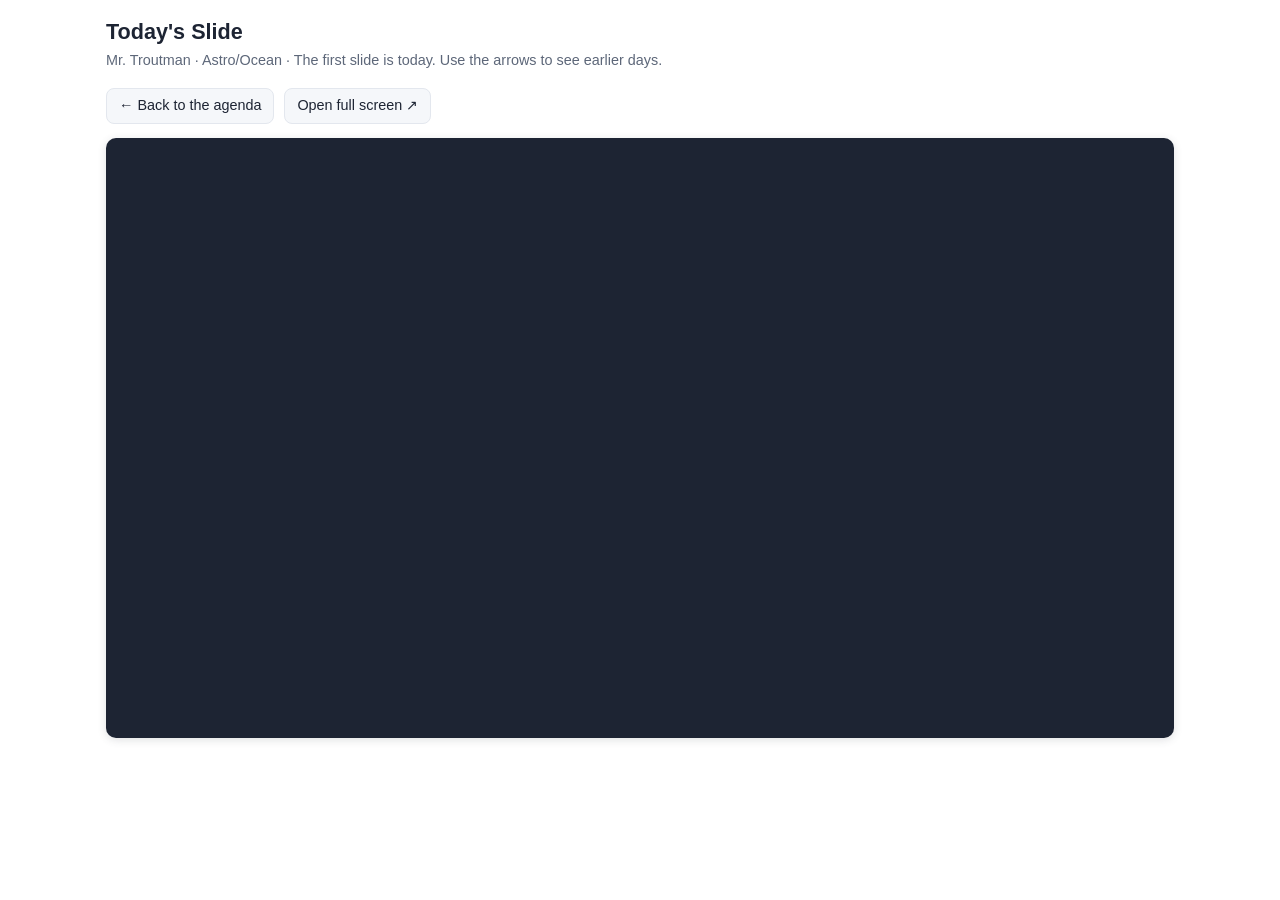
<file: astro-ocean/slide/index.html>
<!doctype html>
<html lang="en">
<head>
<meta charset="utf-8">
<meta name="viewport" content="width=device-width, initial-scale=1">
<title>Today's Slide</title>
<link rel="stylesheet" href="../../assets/agenda.css">
<style>
  body { max-width: 1100px; }
  .slide-wrap { position: relative; width: 100%; padding-top: 56.25%; border-radius: 10px; overflow: hidden;
    box-shadow: 0 2px 8px rgba(63,69,81,.16); background: #1d2433; }
  .slide-wrap iframe { position: absolute; inset: 0; width: 100%; height: 100%; border: 0; }
  .links { display: flex; flex-wrap: wrap; gap: 10px; margin: 0 0 14px; }
</style>
</head>
<body>
<h1>Today's Slide</h1>
<p class="sub">Mr. Troutman · Astro/Ocean · The first slide is today. Use the arrows to see earlier days.</p>
<div class="links">
  <a class="navbtn" href="../">← Back to the agenda</a>
  <a class="navbtn" href="https://www.canva.com/design/DAHY2SUktSU/8HiN6q_SSdul33TaocHtAw/view" target="_blank" rel="noopener">Open full screen ↗</a>
</div>
<div class="slide-wrap">
  <iframe loading="lazy" src="https://www.canva.com/design/DAHY2SUktSU/8HiN6q_SSdul33TaocHtAw/view?embed"
    title="Astro/Ocean daily slide" allowfullscreen allow="fullscreen"></iframe>
</div>
</body>
</html>
</file>
<file: assets/agenda.css>
:root {
    --bg: #ffffff;
    --ink: #1d2433;
    --muted: #5d6779;
    --line: #e3e7ee;
    --soft: #f5f7fa;
    --today: #d9822b;
    --today-soft: #fff5ea;
    --off: #9aa3b2;
  }
  * { box-sizing: border-box; }
  html, body { margin: 0; background: var(--bg); color: var(--ink); }
  body {
    font: 16px/1.5 -apple-system, BlinkMacSystemFont, "Segoe UI", Roboto, "Helvetica Neue", Arial, sans-serif;
    padding: 16px;
    max-width: 860px;
    margin: 0 auto;
  }
  h1 { font-size: 1.35rem; margin: 0 0 2px; }
  .sub { color: var(--muted); font-size: .9rem; margin: 0 0 16px; }

  .today-card {
    border: 2px solid var(--today);
    background: var(--today-soft);
    border-radius: 12px;
    padding: 14px 16px;
    margin-bottom: 18px;
  }
  .today-card .label {
    font-size: .75rem; font-weight: 700; letter-spacing: .06em; text-transform: uppercase; color: var(--today);
  }
  .today-card h2 { margin: 2px 0 6px; font-size: 1.15rem; }

  .chips { display: flex; flex-wrap: wrap; gap: 8px; margin: 0 0 14px; }
  .chip {
    border: 1px solid var(--line); background: var(--soft); color: var(--ink);
    border-radius: 999px; padding: 6px 14px; font: inherit; font-size: .9rem; cursor: pointer;
  }
  .chip[aria-pressed="true"] { background: var(--ink); color: #fff; border-color: var(--ink); }

  .weeknav { display: flex; flex-wrap: wrap; align-items: center; gap: 10px; margin: 0 0 14px; }
  .weeknav .range { font-weight: 600; min-width: 11ch; text-align: center; }
  .navbtn {
    border: 1px solid var(--line); background: var(--soft); color: var(--ink);
    border-radius: 8px; padding: 6px 12px; font: inherit; font-size: .9rem; cursor: pointer;
  }
  .navbtn:disabled { opacity: .35; cursor: default; }
  .navbtn.back { margin-left: auto; }

  .unit-head {
    display: flex; align-items: center; gap: 8px;
    font-size: .8rem; font-weight: 700; letter-spacing: .06em; text-transform: uppercase;
    margin: 22px 0 8px; color: var(--muted);
  }
  .unit-head .dot { width: 10px; height: 10px; border-radius: 50%; }

  .day {
    display: grid; grid-template-columns: 92px 1fr; gap: 14px;
    border: 1px solid var(--line); border-left-width: 5px; border-radius: 10px;
    padding: 12px 14px; margin-bottom: 10px; background: var(--bg);
  }
  .day { border-left-color: var(--unit, #5d6779); }
  .day.is-today { border-color: var(--today); border-left-color: var(--today); background: var(--today-soft); }
  .day.off { background: var(--soft); border-left-color: var(--off); }
  .day.off .title { color: var(--muted); font-weight: 600; }
  .date { font-weight: 700; line-height: 1.25; }
  .date .dow { display: block; font-size: .8rem; font-weight: 600; color: var(--muted); text-transform: uppercase; letter-spacing: .05em; }
  .badge {
    display: inline-block; margin-top: 4px; font-size: .7rem; font-weight: 700;
    padding: 1px 7px; border-radius: 999px; background: var(--today); color: #fff;
  }
  .title { font-weight: 700; margin: 0 0 4px; }
  .li { margin: 0 0 6px; font-size: .95rem; font-style: italic; }
  .li b { font-style: normal; color: var(--muted); font-weight: 600; }
  .day ul { margin: 4px 0 0; padding-left: 20px; }
  .day li { margin: 2px 0; }
  .mats { margin-top: 8px; font-size: .92rem; }
  .mats b, .missed b { color: var(--muted); font-weight: 600; }
  .missed { margin-top: 6px; font-size: .92rem; }
  a { color: #2f6fb3; }
  .empty { color: var(--muted); padding: 12px 0; }
  footer { color: var(--muted); font-size: .8rem; margin-top: 20px; }

  @media (max-width: 520px) {
    body { padding: 12px; }
    .day { grid-template-columns: 1fr; gap: 4px; }
    .date .dow { display: inline; margin-right: 6px; }
  }
  .canvas-link { font-weight: 600; }
  .canvas-link::after { content: " ↗"; font-size: .8em; }
  .solvenote { color: var(--muted); font-style: italic; }
  a.navbtn { display: inline-block; text-decoration: none; color: var(--ink); }

/* =====================  SEASONAL THEME  =====================
   Colors, fonts and pictures are picked by the Decor Calendar in agenda.js.
   Without it (or before 9/2) the page keeps the plain look above. */
html[data-season] { background: var(--pg2); overflow-x: hidden; }
html[data-season] body {
  max-width: none; padding-left: max(16px, calc((100% - 828px) / 2)); padding-right: max(16px, calc((100% - 828px) / 2));
  background-color: var(--pg2);
  background-image: var(--wallpaper), linear-gradient(180deg, var(--pg1), var(--pg2));
  background-size: 240px 240px, 100% 100%;
  background-attachment: fixed, fixed;
  min-height: 100vh; position: relative; padding-bottom: 0;
  display: flex; flex-direction: column;
}
html[data-season] body > *:not(.season-fall) { position: relative; z-index: 1; }
html[data-season] .today-card,
html[data-season] .day { background: var(--card); box-shadow: 0 3px 12px rgba(40, 25, 10, .10); }
html[data-dark] .today-card, html[data-dark] .day { box-shadow: 0 4px 16px rgba(0, 0, 0, .35); }
html[data-season] .today-card { background: var(--today-soft); position: relative; }
html[data-season] .day.is-today { background: var(--today-soft); }
html[data-season] .day.off { background: color-mix(in srgb, var(--card) 80%, var(--pg2)); }
html[data-season] .today-card::after {
  content: ""; position: absolute; right: 14px; top: -20px; width: 58px; height: 58px;
  background: var(--corner) no-repeat center / contain; transform: rotate(8deg);
  filter: drop-shadow(0 2px 3px rgba(0,0,0,.18));
}
html[data-season] .today-card h2, html[data-season] .title, html[data-season] .weeknav .range {
  font-family: var(--head-font); letter-spacing: .01em;
}
html[data-season] .today-card h2 { font-size: 1.3rem; }
html[data-season] .today-card .label, html[data-season] .badge, html[data-season] .unit-head { font-family: var(--head-font); }
html[data-season] .unit-head, html[data-season] .weeknav .range, html[data-season] footer, html[data-season] .empty { color: var(--page-ink); }
html[data-season] .unit-head .dot { box-shadow: 0 0 0 3px color-mix(in srgb, var(--card) 70%, transparent); }
html[data-season] .chip, html[data-season] .navbtn { background: var(--card); box-shadow: 0 1px 4px rgba(0,0,0,.08); }
html[data-season] .chip[aria-pressed="true"] { background: var(--today); border-color: var(--today); color: #fff; }
html[data-season] footer { opacity: .85; margin-top: 26px; }

/* banner */
.season-band {
  position: relative; overflow: hidden; border-radius: 16px; margin: 0 0 16px;
  padding: 16px 18px 14px; min-height: 120px;
  background: linear-gradient(110deg, var(--band-a), var(--band-b));
  color: var(--band-ink); box-shadow: 0 4px 16px rgba(30, 20, 40, .18);
}
.season-art { position: absolute; inset: 0; width: 100%; height: 100%; pointer-events: none; }
.season-band::before {
  content: ""; position: absolute; inset: 0; pointer-events: none;
  background: linear-gradient(90deg, var(--band-a) 0%, var(--band-a) 30%, transparent 70%); opacity: .85;
}
.season-text { position: relative; max-width: 58%; }
.season-band h1 { color: inherit; margin: 6px 0 2px; font-family: var(--h1-font); font-size: 1.7rem; font-weight: 700; line-height: 1.15; letter-spacing: .01em; }
html[data-season="spooky"] .season-band h1 { font-weight: 400; font-size: 2rem; letter-spacing: .03em; }
.season-band .sub { color: inherit; opacity: .9; margin: 4px 0 0; }
.season-tag {
  display: inline-block; font-family: var(--head-font); font-size: .74rem; font-weight: 700; letter-spacing: .06em; text-transform: uppercase;
  padding: 2px 10px; border-radius: 999px; background: rgba(255,255,255,.28); border: 1px solid rgba(255,255,255,.45);
}

/* ground scene */
.season-ground { flex: none; height: 110px; margin-top: auto !important; margin: 10px calc(-1 * max(16px, calc((100vw - 828px) / 2))) 0; overflow: hidden; }
.season-ground-art { display: block; width: 100%; height: 100%; }

/* drifting leaves / snow */
.season-fall { position: fixed; inset: 0; overflow: hidden; pointer-events: none; z-index: 0; }
.season-fall span {
  position: absolute; top: -40px; background: no-repeat center / contain; opacity: .55;
  animation: season-drift linear infinite;
}
@keyframes season-drift {
  0%   { transform: translate(0, -5vh) rotate(0deg); }
  25%  { transform: translate(28px, 25vh) rotate(90deg); }
  50%  { transform: translate(-18px, 55vh) rotate(180deg); }
  75%  { transform: translate(24px, 82vh) rotate(270deg); }
  100% { transform: translate(0, 110vh) rotate(360deg); }
}
@media (prefers-reduced-motion: reduce) { .season-fall { display: none; } }

/* ---- gentle motion (all of it stops for "reduce motion") ---- */
.season-art .m, .season-ground-art .m { transform-box: fill-box; transform-origin: center; animation: 6s ease-in-out infinite; }
.m-leaf, .m-blossom, .m-clover, .m-sprout, .m-pencil { animation-name: sway; }
.m-blossom { animation-duration: 7s; }
.m-pumpkin, .m-apple, .m-jack { animation-name: bob; animation-duration: 4.5s; }
.m-star { animation-name: twinkle; animation-duration: 2.6s; }
.m-moon, .m-sun { animation-name: float; animation-duration: 8s; }
.m-batfly { animation-name: batfly; animation-duration: 11s; }
.m-flap { animation: flap .45s ease-in-out infinite alternate !important; transform-origin: center; }
.m-snow { animation-name: band-snow; animation-duration: 9s; animation-timing-function: linear; }
.m-rain { animation-name: band-rain; animation-duration: 1.8s; animation-timing-function: linear; }
.m-heart { animation-name: rise; animation-duration: 7s; animation-timing-function: linear; }
.m-meteor { animation-name: streak; animation-duration: 7s; animation-timing-function: ease-in; }
.m-cloud { animation-name: drift; animation-duration: 14s; }
.m-wave { animation-name: bob; animation-duration: 3s; }
.m-lights { animation-name: float; animation-duration: 6s; }
.season-art .bulb { animation: bulb 2.4s ease-in-out infinite; }
.season-art .halo, .season-ground-art .halo { transform-box: fill-box; transform-origin: center; animation: halo 4s ease-in-out infinite; }
.flicker { animation: flicker 1.6s ease-in-out infinite; }
.g-leaf, .g-flower, .g-sprout, .g-tree { animation-name: sway; animation-duration: 5s; transform-origin: bottom center !important; }
.g-pumpkin, .g-jack, .g-apple, .g-shell { animation-name: none; }
.g-star { animation-name: twinkle; animation-duration: 3s; }
.g-snow { animation-name: sway; }
html[data-season] .today-card::after { animation: wobble 5s ease-in-out infinite; }

.season-glow {
  position: absolute; inset: -40%; pointer-events: none;
  background: radial-gradient(circle at 78% 45%, rgba(255, 214, 150, .35), transparent 45%);
  animation: glow 7s ease-in-out infinite;
}
html[data-season="snow"] .season-glow, html[data-season="sky"] .season-glow { background: radial-gradient(circle at 78% 45%, rgba(255, 255, 255, .5), transparent 45%); }

@keyframes sway    { 0%,100% { transform: rotate(-10deg) translateY(0); } 50% { transform: rotate(10deg) translateY(3px); } }
@keyframes bob     { 0%,100% { transform: translateY(0); } 50% { transform: translateY(-4px); } }
@keyframes twinkle { 0%,100% { opacity: 1; transform: scale(1); } 50% { opacity: .35; transform: scale(.7); } }
@keyframes float   { 0%,100% { transform: translate(0, 0); } 50% { transform: translate(-4px, -5px); } }
@keyframes batfly  { 0% { transform: translate(0, 0); } 25% { transform: translate(-26px, -10px); } 50% { transform: translate(-48px, 2px); } 75% { transform: translate(-22px, 10px); } 100% { transform: translate(0, 0); } }
@keyframes flap    { from { transform: scaleX(1) scaleY(1); } to { transform: scaleX(.55) scaleY(1.1); } }
@keyframes band-snow { 0% { transform: translate(0, -80px) rotate(0); } 50% { transform: translate(10px, 0) rotate(90deg); } 100% { transform: translate(0, 80px) rotate(180deg); } }
@keyframes band-rain { 0% { transform: translate(0, -70px); opacity: 0; } 15% { opacity: 1; } 100% { transform: translate(-6px, 70px); opacity: .9; } }
@keyframes rise    { 0% { transform: translateY(40px) scale(.8); opacity: 0; } 20% { opacity: 1; } 100% { transform: translateY(-60px) scale(1.05); opacity: 0; } }
@keyframes streak  { 0%,70% { transform: translate(60px, 30px); opacity: 0; } 78% { opacity: 1; } 100% { transform: translate(-40px, -20px); opacity: 0; } }
@keyframes drift   { 0%,100% { transform: translateX(0); } 50% { transform: translateX(-24px); } }
@keyframes bulb    { 0%,100% { opacity: 1; } 50% { opacity: .35; } }
@keyframes halo    { 0%,100% { transform: scale(1); opacity: .25; } 50% { transform: scale(1.18); opacity: .45; } }
@keyframes flicker { 0%,100% { opacity: .25; } 30% { opacity: .5; } 60% { opacity: .3; } 80% { opacity: .55; } }
@keyframes wobble  { 0%,100% { transform: rotate(8deg); } 50% { transform: rotate(-4deg) translateY(-2px); } }
@keyframes glow    { 0%,100% { opacity: .6; transform: translate(0, 0); } 50% { opacity: 1; transform: translate(-2%, 1%); } }

@media (prefers-reduced-motion: reduce) {
  .season-art *, .season-ground-art *, .season-glow, html[data-season] .today-card::after { animation: none !important; }
}

@media (max-width: 520px) {
  .season-band { min-height: 0; padding-top: 12px; }
  .season-text { max-width: 100%; }
  .season-art { left: auto; width: 62%; height: 60px; }
  .season-band::before { display: none; }
  .season-band h1 { margin-top: 14px; font-size: 1.45rem; }
  .season-ground { margin: 10px -12px 0; height: 80px; }
  html[data-season] .today-card::after { width: 44px; height: 44px; top: -14px; }
}

/* button to troutmanscience.com interactives: sits at the right end of the
   "Open today's slide" row; if there's no slide it stays on its own line */
.interactive-wrap { margin: 0 0 18px; text-align: right; }
.slide-block .links a.interactive-btn { margin-left: auto; }
a.interactive-btn {
  display: inline-block; padding: 6px 14px; border-radius: 8px; border: 1px solid var(--today);
  background: var(--today); color: #fff; font-weight: 700; font-size: .95rem;
  text-decoration: none; box-shadow: 0 1px 4px rgba(0,0,0,.12);
}
a.interactive-btn:hover, a.interactive-btn:focus-visible { filter: brightness(1.08); text-decoration: underline; }
</file>
